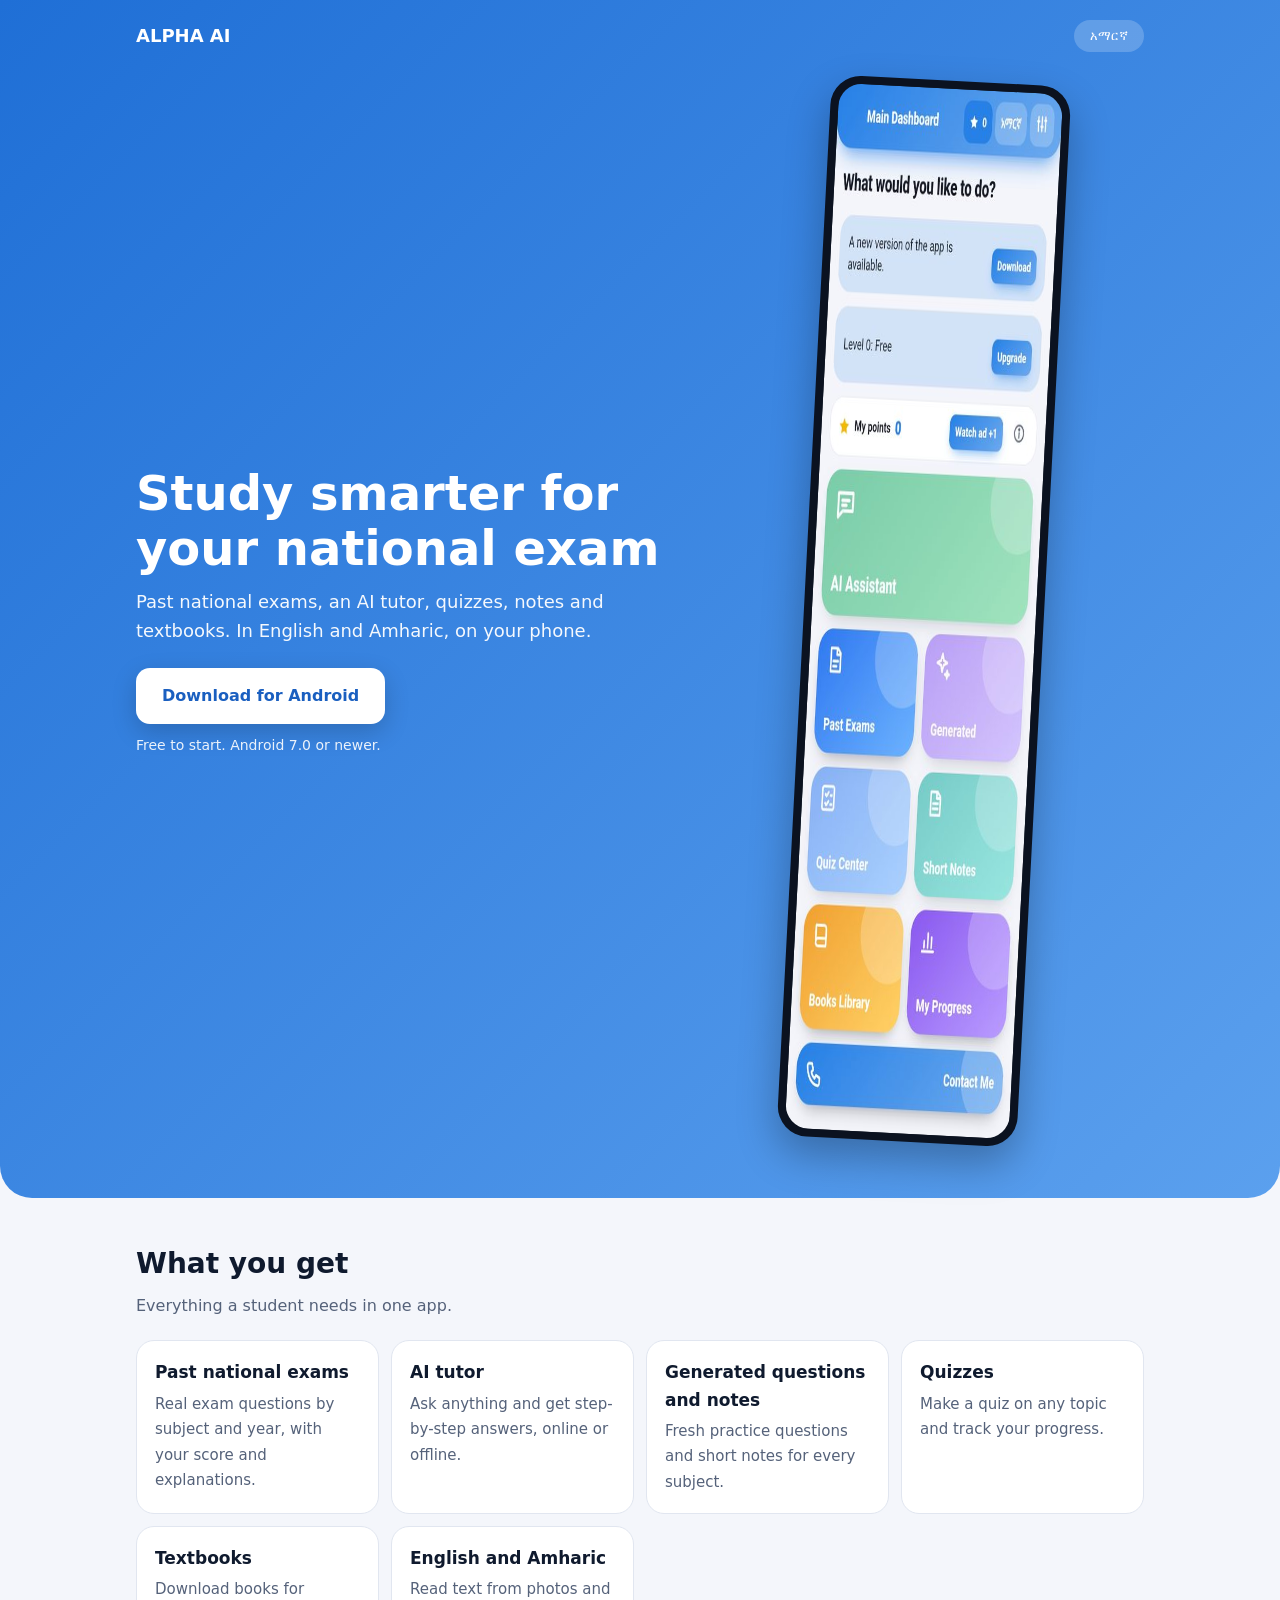
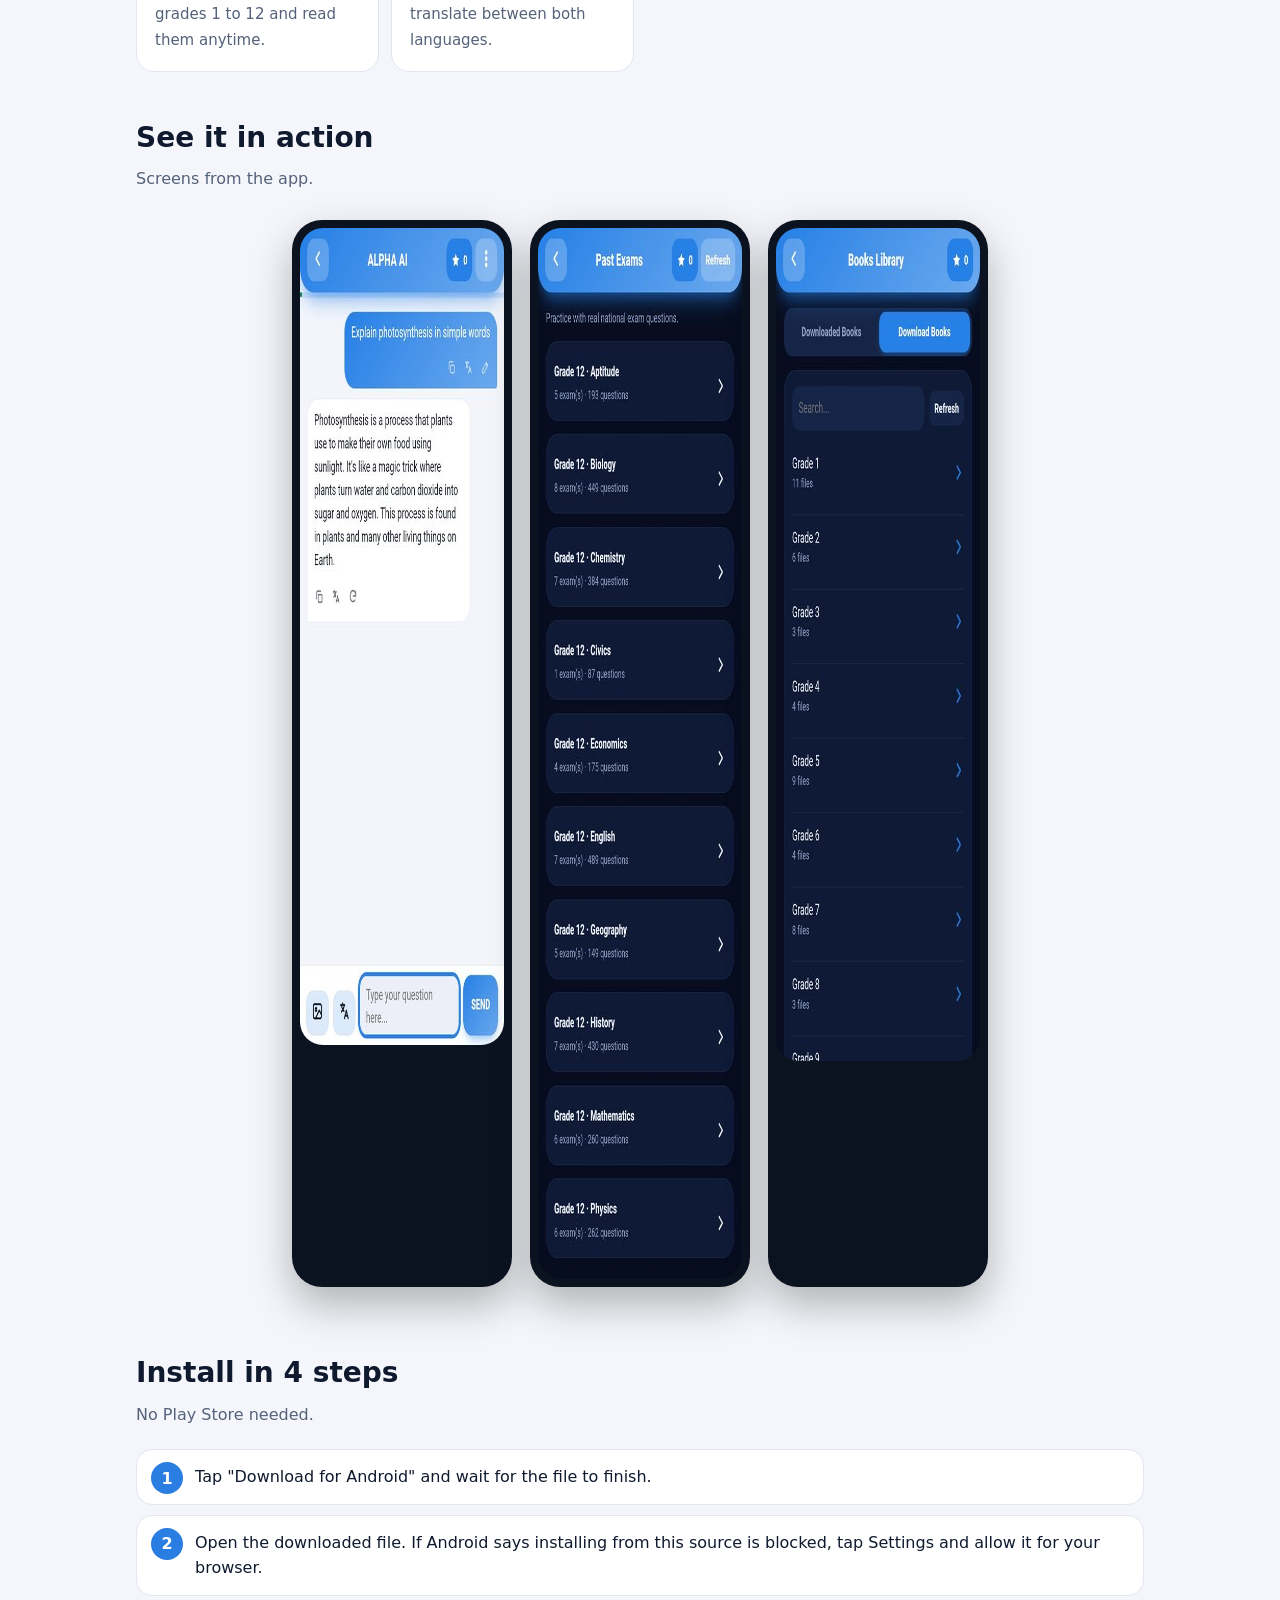
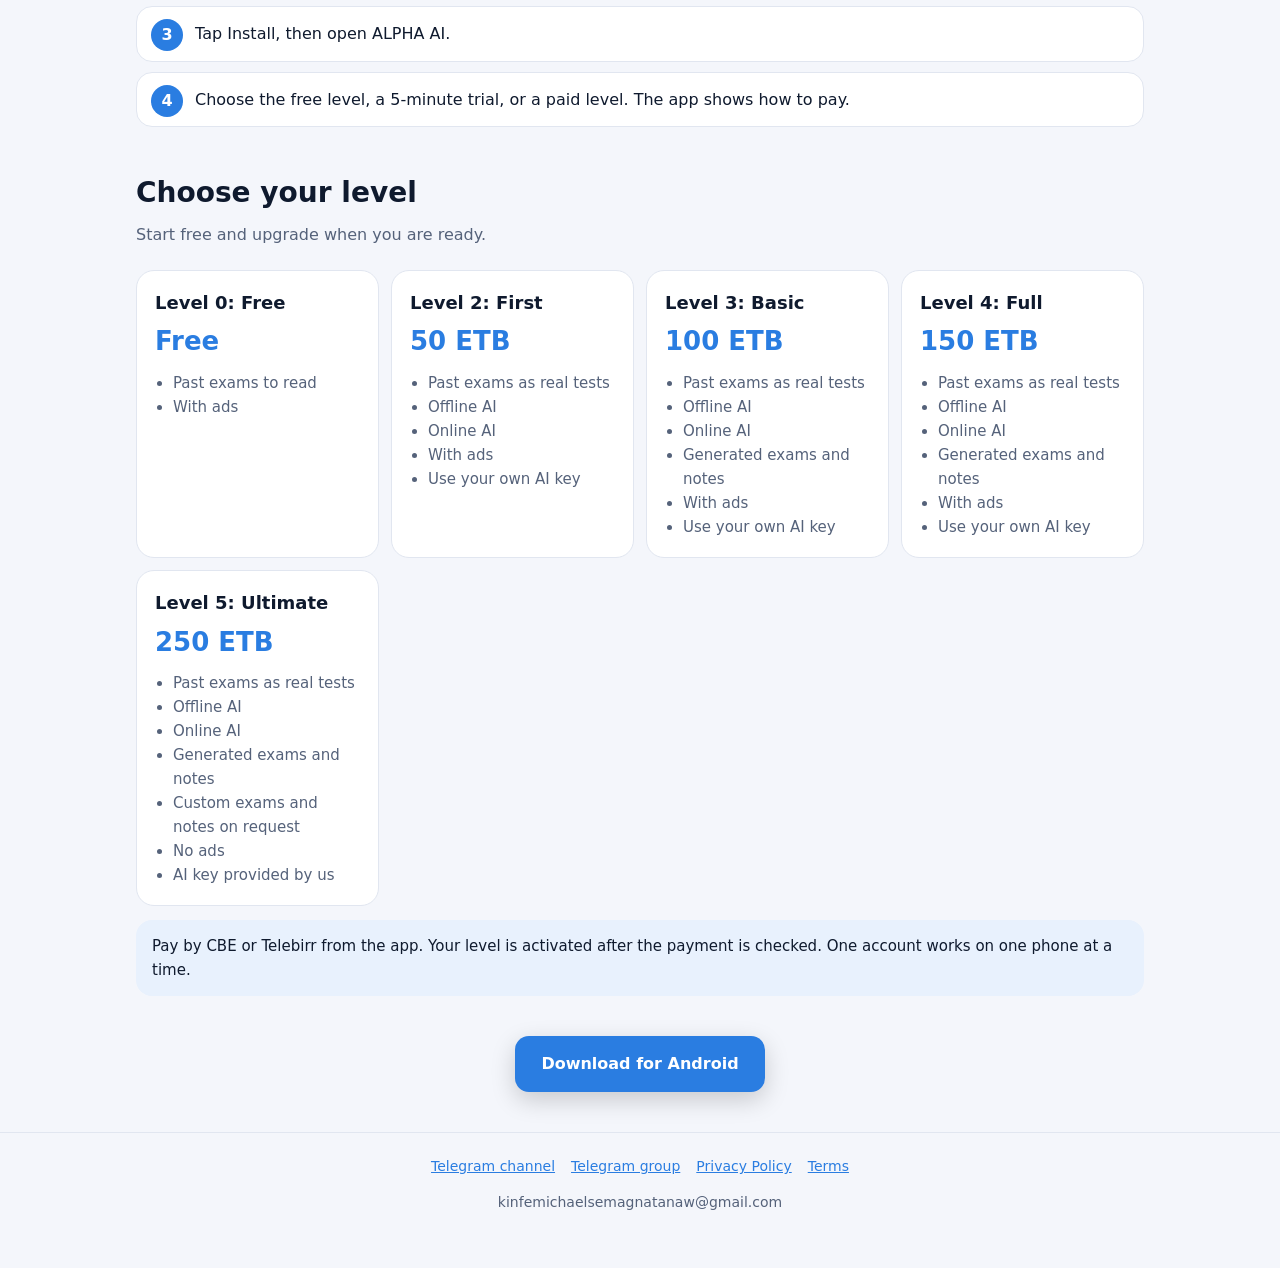
<file: docs/index.html>
<!doctype html>
<html lang="en"><head><meta charset="utf-8"><meta name="viewport" content="width=device-width,initial-scale=1">
<title>ALPHA AI - Study app for Ethiopian students</title>
<meta name="description" content="ALPHA AI: past national exams, AI tutor, quizzes, notes, books and translation for Ethiopian students, in English and Amharic.">
<style>
:root{--bg:#f4f6fb;--card:#fff;--ink:#0f1a2e;--mute:#55627a;--line:#e1e6f0;--brand:#2a7de1;--brand2:#5ba0ee;--soft:#e8f1fd}
@media (prefers-color-scheme:dark){:root{--bg:#0a1020;--card:#121a30;--ink:#eef2fb;--mute:#9aa8c4;--line:#222d4a;--brand:#4b94f0;--brand2:#6aaaf5;--soft:#16233f}}
*{box-sizing:border-box}html{scroll-behavior:smooth}
body{margin:0;background:var(--bg);color:var(--ink);font:16px/1.6 system-ui,-apple-system,"Noto Sans Ethiopic","Segoe UI",Roboto,sans-serif}
a{color:var(--brand)}
.wrap{max-width:1040px;margin:0 auto;padding:0 16px}
.hero{background:linear-gradient(135deg,#1f6fd6,#5ba0ee);color:#fff;padding:20px 0 56px;border-radius:0 0 32px 32px}
nav{display:flex;justify-content:space-between;align-items:center;font-weight:700;font-size:18px}
.lang{background:rgba(255,255,255,.2);color:#fff;border:0;border-radius:999px;padding:8px 16px;font:600 15px inherit;font-family:inherit;cursor:pointer}
.heroGrid{display:grid;gap:28px;align-items:center;margin-top:28px}
h1{font-size:clamp(30px,6vw,48px);line-height:1.15;margin:0 0 12px}
.hero p{font-size:18px;margin:0 0 22px;opacity:.95;max-width:520px}
.btn{display:inline-block;background:#fff;color:#1a5fc0;font-weight:700;text-decoration:none;padding:15px 26px;border-radius:14px;box-shadow:0 8px 24px rgba(0,0,0,.18)}
.sub{display:block;margin-top:10px;font-size:14px;opacity:.9}
.phone{background:#0b1220;border-radius:30px;padding:8px;box-shadow:0 18px 40px rgba(0,0,0,.28);width:min(240px,62vw);margin:0 auto}
.phone img{display:block;width:100%;border-radius:23px}
.heroPhone{transform:rotate(3deg)}
section{padding:44px 0 0}
h2{font-size:28px;margin:0 0 6px}
.lead{color:var(--mute);margin:0 0 22px}
.feat{display:grid;gap:12px;grid-template-columns:repeat(auto-fit,minmax(230px,1fr))}
.f{background:var(--card);border:1px solid var(--line);border-radius:18px;padding:18px}
.f b{display:block;font-size:17px;margin-bottom:4px}.f span{color:var(--mute);font-size:15px}
.shots{display:flex;gap:18px;overflow-x:auto;scroll-snap-type:x mandatory;padding:6px 4px 20px;-webkit-overflow-scrolling:touch}
.shots .phone{flex:0 0 auto;width:200px;scroll-snap-align:center;margin:0}
.steps{counter-reset:s;list-style:none;padding:0;margin:0;display:grid;gap:10px}
.steps li{counter-increment:s;background:var(--card);border:1px solid var(--line);border-radius:16px;padding:14px 16px 14px 58px;position:relative}
.steps li:before{content:counter(s);position:absolute;left:14px;top:12px;width:32px;height:32px;border-radius:50%;background:var(--brand);color:#fff;font-weight:700;display:grid;place-items:center}
.lv{display:grid;gap:12px;grid-template-columns:repeat(auto-fit,minmax(200px,1fr))}
.l{background:var(--card);border:1px solid var(--line);border-radius:18px;padding:18px}
.l h3{margin:0;font-size:18px}.price{font-size:26px;font-weight:800;color:var(--brand);margin:4px 0 8px}
.l ul{margin:0;padding-left:18px;color:var(--mute);font-size:15px}
.note{background:var(--soft);border-radius:16px;padding:14px 16px;margin-top:14px;font-size:15px}
.cta{text-align:center;padding:40px 0}
.cta .btn{background:var(--brand);color:#fff}
footer{border-top:1px solid var(--line);padding:22px 0 40px;color:var(--mute);font-size:14px;text-align:center}
footer a{margin:0 8px}
@media (min-width:820px){.heroGrid{grid-template-columns:1.1fr .9fr}.shots{justify-content:center;overflow:visible}.shots .phone{width:220px}}
</style></head><body>

<header class="hero"><div class="wrap">
<nav><span>ALPHA AI</span><button class="lang" id="lang" type="button">አማርኛ</button></nav>
<div class="heroGrid"><div>
<h1 data-k="h1">Study smarter for your national exam</h1>
<p data-k="sub">Past national exams, an AI tutor, quizzes, notes and textbooks. In English and Amharic, on your phone.</p>
<a class="btn" id="dl" href="https://github.com/Kinfemichael-Alpha/alpha-assets/releases/download/latest/alpha-ai.apk" data-k="dl">Download for Android</a>
<span class="sub" data-k="free">Free to start. Android 7.0 or newer.</span>
</div><div class="phone heroPhone"><img src="shots/home.jpg" alt="ALPHA AI home screen" width="400" height="1046"></div></div>
</div></header>

<main class="wrap">
<section><h2 data-k="fh">What you get</h2><p class="lead" data-k="fl">Everything a student needs in one app.</p>
<div class="feat">
<div class="f"><b data-k="f1">Past national exams</b><span data-k="f1d">Real exam questions by subject and year, with your score and explanations.</span></div>
<div class="f"><b data-k="f2">AI tutor</b><span data-k="f2d">Ask anything and get step-by-step answers, online or offline.</span></div>
<div class="f"><b data-k="f3">Generated questions and notes</b><span data-k="f3d">Fresh practice questions and short notes for every subject.</span></div>
<div class="f"><b data-k="f4">Quizzes</b><span data-k="f4d">Make a quiz on any topic and track your progress.</span></div>
<div class="f"><b data-k="f5">Textbooks</b><span data-k="f5d">Download books for grades 1 to 12 and read them anytime.</span></div>
<div class="f"><b data-k="f6">English and Amharic</b><span data-k="f6d">Read text from photos and translate between both languages.</span></div>
</div></section>

<section><h2 data-k="sh">See it in action</h2><p class="lead" data-k="sl">Screens from the app.</p>
<div class="shots">
<div class="phone"><img src="shots/chat.jpg" alt="AI chat explaining photosynthesis" width="400" height="817" loading="lazy"></div>
<div class="phone"><img src="shots/exams.jpg" alt="Past exams by subject" width="400" height="1051" loading="lazy"></div>
<div class="phone"><img src="shots/books.jpg" alt="Books library by grade" width="400" height="833" loading="lazy"></div>
</div></section>

<section><h2 data-k="ih">Install in 4 steps</h2><p class="lead" data-k="il">No Play Store needed.</p>
<ol class="steps">
<li data-k="i1">Tap "Download for Android" and wait for the file to finish.</li>
<li data-k="i2">Open the downloaded file. If Android says installing from this source is blocked, tap Settings and allow it for your browser.</li>
<li data-k="i3">Tap Install, then open ALPHA AI.</li>
<li data-k="i4">Choose the free level, a 5-minute trial, or a paid level. The app shows how to pay.</li>
</ol></section>

<section><h2 data-k="lh">Choose your level</h2><p class="lead" data-k="ll">Start free and upgrade when you are ready.</p>
<div class="lv" id="levels"></div>
<div class="note" data-k="ln">Pay by CBE or Telebirr from the app. Your level is activated after the payment is checked. One account works on one phone at a time.</div>
</section>

<div class="cta"><a class="btn" href="https://github.com/Kinfemichael-Alpha/alpha-assets/releases/download/latest/alpha-ai.apk" data-k="dl">Download for Android</a></div>
</main>

<footer><div class="wrap">
<a href="https://t.me/alpha_ai_tools_and_assets" data-k="ch">Telegram channel</a><a href="https://t.me/+-2i0ukGVbjcwOWQ8" data-k="gr">Telegram group</a><a href="privacy.html" data-k="pv">Privacy Policy</a><a href="terms.html" data-k="tm">Terms</a>
<p>kinfemichaelsemagnatanaw@gmail.com</p></div></footer>

<script>
const T={
en:{h1:"Study smarter for your national exam",sub:"Past national exams, an AI tutor, quizzes, notes and textbooks. In English and Amharic, on your phone.",dl:"Download for Android",free:"Free to start. Android 7.0 or newer.",fh:"What you get",fl:"Everything a student needs in one app.",
f1:"Past national exams",f1d:"Real exam questions by subject and year, with your score and explanations.",f2:"AI tutor",f2d:"Ask anything and get step-by-step answers, online or offline.",f3:"Generated questions and notes",f3d:"Fresh practice questions and short notes for every subject.",f4:"Quizzes",f4d:"Make a quiz on any topic and track your progress.",f5:"Textbooks",f5d:"Download books for grades 1 to 12 and read them anytime.",f6:"English and Amharic",f6d:"Read text from photos and translate between both languages.",
sh:"See it in action",sl:"Screens from the app.",ih:"Install in 4 steps",il:"No Play Store needed.",i1:"Tap \"Download for Android\" and wait for the file to finish.",i2:"Open the downloaded file. If Android says installing from this source is blocked, tap Settings and allow it for your browser.",i3:"Tap Install, then open ALPHA AI.",i4:"Choose the free level, a 5-minute trial, or a paid level. The app shows how to pay.",
lh:"Choose your level",ll:"Start free and upgrade when you are ready.",ln:"Pay by CBE or Telebirr from the app. Your level is activated after the payment is checked. One account works on one phone at a time.",ch:"Telegram channel",gr:"Telegram group",pv:"Privacy Policy",tm:"Terms",
view:"Past exams to read",exam:"Past exams as real tests",off:"Offline AI",on:"Online AI",gen:"Generated exams and notes",cus:"Custom exams and notes on request",noads:"No ads",ads:"With ads",ours:"AI key provided by us",own:"Use your own AI key",free0:"Free",etb:"ETB",lvl:"Level"},
am:{h1:"ለብሔራዊ ፈተናዎ በብቃት ይዘጋጁ",sub:"ያለፉ ብሔራዊ ፈተናዎች፣ AI አስተማሪ፣ ጥያቄዎች፣ ማስታወሻዎችና መጻሕፍት። በእንግሊዝኛና በአማርኛ፣ በስልክዎ።",dl:"ለአንድሮይድ አውርድ",free:"በነጻ ይጀምሩ። አንድሮይድ 7.0 እና ከዚያ በላይ።",fh:"የሚያገኙት",fl:"አንድ ተማሪ የሚፈልገው ሁሉ በአንድ መተግበሪያ።",
f1:"ያለፉ ብሔራዊ ፈተናዎች",f1d:"እውነተኛ የፈተና ጥያቄዎች በትምህርት አይነትና በዓመት፣ ከውጤትና ማብራሪያ ጋር።",f2:"AI አስተማሪ",f2d:"ማንኛውንም ይጠይቁ፤ ደረጃ በደረጃ መልስ ያግኙ፣ በኢንተርኔት ወይም ያለ ኢንተርኔት።",f3:"የተፈጠሩ ጥያቄዎችና ማስታወሻዎች",f3d:"ለእያንዳንዱ የትምህርት አይነት አዳዲስ ጥያቄዎችና አጫጭር ማስታወሻዎች።",f4:"ጥያቄዎች",f4d:"በማንኛውም ርዕስ ጥያቄ ይስሩ፤ እድገትዎን ይከታተሉ።",f5:"መጻሕፍት",f5d:"ከ1ኛ እስከ 12ኛ ክፍል መጻሕፍትን አውርደው በማንኛውም ጊዜ ያንብቡ።",f6:"እንግሊዝኛና አማርኛ",f6d:"ከፎቶ ጽሑፍ ያንብቡ፤ በሁለቱ ቋንቋዎች መካከል ይተርጉሙ።",
sh:"መተግበሪያውን ይመልከቱ",sl:"ከመተግበሪያው ስክሪኖች።",ih:"በ4 ደረጃዎች ይጫኑ",il:"ፕሌይ ስቶር አያስፈልግም።",i1:"\"ለአንድሮይድ አውርድ\" ይንኩ፤ ፋይሉ እስኪጨርስ ይጠብቁ።",i2:"የወረደውን ፋይል ይክፈቱ። አንድሮይድ ከዚህ ምንጭ መጫንን ከከለከለ፣ Settings ይንኩና ለአሳሽዎ ይፍቀዱ።",i3:"Install ይንኩ፤ ከዚያ ALPHA AI ይክፈቱ።",i4:"ነጻውን ደረጃ፣ የ5 ደቂቃ ሙከራ ወይም የተከፈለ ደረጃ ይምረጡ። መተግበሪያው እንዴት እንደሚከፍሉ ያሳያል።",
lh:"ደረጃዎን ይምረጡ",ll:"በነጻ ይጀምሩ፤ ሲፈልጉ ያሻሽሉ።",ln:"በመተግበሪያው ውስጥ በCBE ወይም በቴሌብር ይክፈሉ። ክፍያው ከተረጋገጠ በኋላ ደረጃዎ ይነቃል። አንድ አካውንት በአንድ ጊዜ በአንድ ስልክ ላይ ይሰራል።",ch:"የቴሌግራም ቻናል",gr:"የቴሌግራም ግሩፕ",pv:"የግላዊነት ፖሊሲ",tm:"ደንቦች",
view:"ያለፉ ፈተናዎችን ማንበብ",exam:"ያለፉ ፈተናዎች እንደ እውነተኛ ፈተና",off:"ያለ ኢንተርኔት AI",on:"ኦንላይን AI",gen:"የተፈጠሩ ፈተናዎችና ማስታወሻዎች",cus:"በጥያቄ የሚሰሩ ፈተናዎችና ማስታወሻዎች",noads:"ማስታወቂያ የለም",ads:"ማስታወቂያ አለ",ours:"AI ቁልፍ በእኛ የቀረበ",own:"የራስዎን AI ቁልፍ ይጠቀሙ",free0:"ነጻ",etb:"ብር",lvl:"ደረጃ"}
};
let lang="en";try{lang=localStorage.getItem("alpha_lang")||((navigator.language||"").slice(0,2)==="am"?"am":"en")}catch(e){}
let tiers=null;
const FALLBACK={0:{name:"Free",price:0,past_papers:"view",ads:true},2:{name:"First",price:50,past_papers:"exam",ai_offline:true,ai_online:true,ads:true,key_mode:"own"},3:{name:"Basic",price:100,past_papers:"exam",ai_offline:true,ai_online:true,generated:true,ads:true,key_mode:"own"},4:{name:"Full",price:150,past_papers:"exam",ai_offline:true,ai_online:true,generated:true,ads:true,key_mode:"own"},5:{name:"Ultimate",price:250,past_papers:"exam",ai_offline:true,ai_online:true,generated:true,custom:true,ads:false,key_mode:"ours"}};
function bullets(f,x){const o=[];o.push(f.past_papers==="exam"?x.exam:x.view);if(f.ai_offline)o.push(x.off);if(f.ai_online)o.push(x.on);if(f.generated)o.push(x.gen);if(f.custom)o.push(x.cus);o.push(f.ads===false?x.noads:x.ads);if(f.key_mode==="ours")o.push(x.ours);else if(f.key_mode==="own")o.push(x.own);return o}
function draw(){
  const x=T[lang];document.documentElement.lang=lang;
  document.querySelectorAll("[data-k]").forEach(e=>{const v=x[e.dataset.k];if(v)e.textContent=v});
  document.getElementById("lang").textContent=lang==="en"?"አማርኛ":"English";
  const src=tiers||FALLBACK,box=document.getElementById("levels");box.textContent="";
  Object.keys(src).map(Number).filter(n=>n!==1).sort().forEach(n=>{
    const f=src[n];if(!f)return;
    const d=document.createElement("div");d.className="l";
    const h=document.createElement("h3");h.textContent=x.lvl+" "+n+": "+(f.name||"");
    const p=document.createElement("div");p.className="price";p.textContent=Number(f.price)>0?f.price+" "+x.etb:x.free0;
    const u=document.createElement("ul");bullets(f,x).forEach(b=>{const li=document.createElement("li");li.textContent=b;u.appendChild(li)});
    d.append(h,p,u);box.appendChild(d);
  });
}
document.getElementById("lang").onclick=()=>{lang=lang==="en"?"am":"en";try{localStorage.setItem("alpha_lang",lang)}catch(e){}draw()};
draw();
fetch("https://huggingface.co/datasets/Kinfemichael/Alpha-links/resolve/main/tiers.json",{cache:"no-cache"}).then(r=>r.ok?r.json():null).then(j=>{if(j&&j.tiers){tiers=j.tiers;draw()}}).catch(()=>{});
</script>
</body></html>
</file>
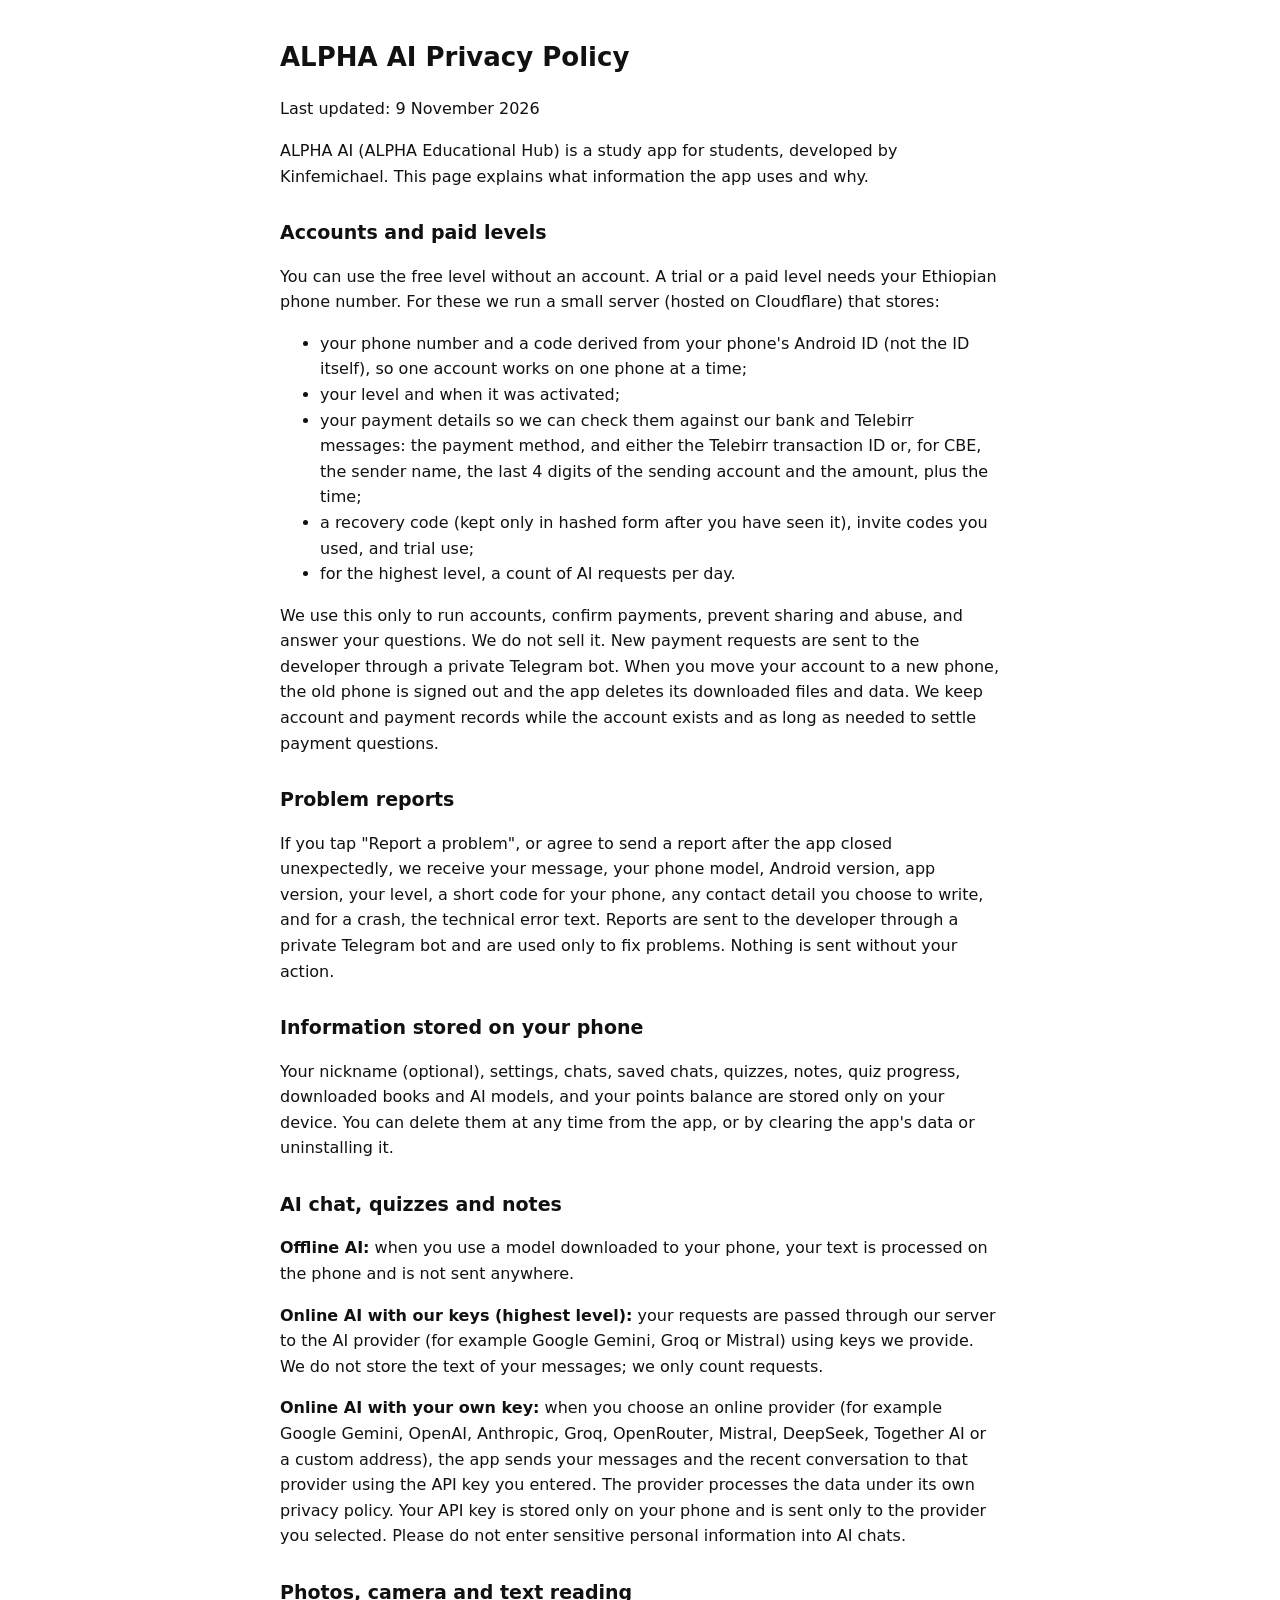
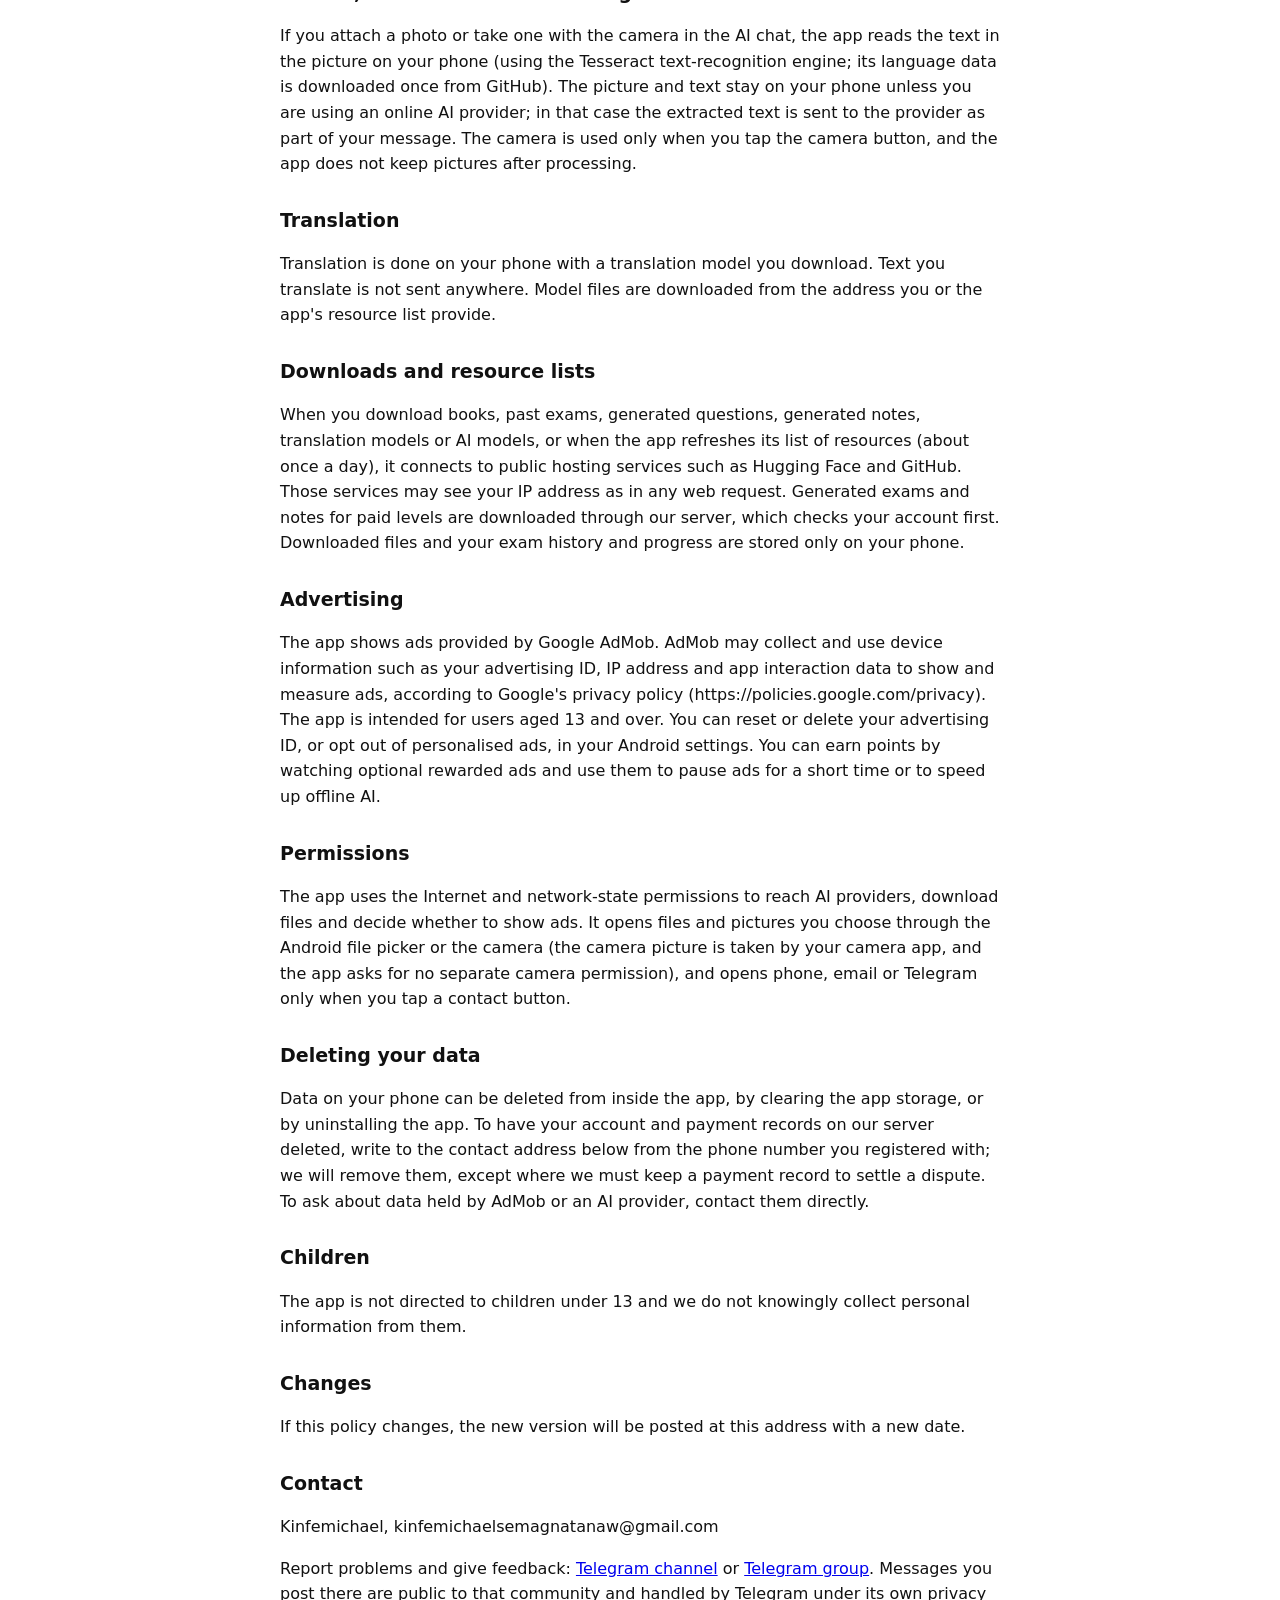
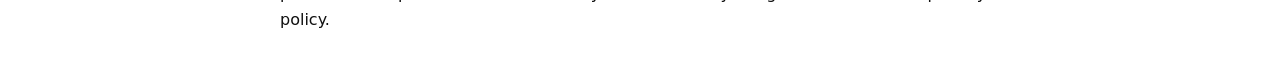
<file: docs/privacy.html>
<!doctype html>
<html lang="en"><head><meta charset="utf-8"><meta name="viewport" content="width=device-width,initial-scale=1"><title>ALPHA AI Privacy Policy</title>
<style>body{font:16px/1.6 system-ui,sans-serif;max-width:720px;margin:0 auto;padding:20px;color:#111}h1{font-size:26px}h2{font-size:19px;margin-top:28px}</style></head><body>
<h1>ALPHA AI Privacy Policy</h1>
<p>Last updated: 9 November 2026</p>
<p>ALPHA AI (ALPHA Educational Hub) is a study app for students, developed by Kinfemichael. This page explains what information the app uses and why.</p>

<h2>Accounts and paid levels</h2>
<p>You can use the free level without an account. A trial or a paid level needs your Ethiopian phone number. For these we run a small server (hosted on Cloudflare) that stores:</p>
<ul>
<li>your phone number and a code derived from your phone's Android ID (not the ID itself), so one account works on one phone at a time;</li>
<li>your level and when it was activated;</li>
<li>your payment details so we can check them against our bank and Telebirr messages: the payment method, and either the Telebirr transaction ID or, for CBE, the sender name, the last 4 digits of the sending account and the amount, plus the time;</li>
<li>a recovery code (kept only in hashed form after you have seen it), invite codes you used, and trial use;</li>
<li>for the highest level, a count of AI requests per day.</li>
</ul>
<p>We use this only to run accounts, confirm payments, prevent sharing and abuse, and answer your questions. We do not sell it. New payment requests are sent to the developer through a private Telegram bot. When you move your account to a new phone, the old phone is signed out and the app deletes its downloaded files and data. We keep account and payment records while the account exists and as long as needed to settle payment questions.</p>

<h2>Problem reports</h2>
<p>If you tap "Report a problem", or agree to send a report after the app closed unexpectedly, we receive your message, your phone model, Android version, app version, your level, a short code for your phone, any contact detail you choose to write, and for a crash, the technical error text. Reports are sent to the developer through a private Telegram bot and are used only to fix problems. Nothing is sent without your action.</p>

<h2>Information stored on your phone</h2>
<p>Your nickname (optional), settings, chats, saved chats, quizzes, notes, quiz progress, downloaded books and AI models, and your points balance are stored only on your device. You can delete them at any time from the app, or by clearing the app's data or uninstalling it.</p>

<h2>AI chat, quizzes and notes</h2>
<p><b>Offline AI:</b> when you use a model downloaded to your phone, your text is processed on the phone and is not sent anywhere.</p>
<p><b>Online AI with our keys (highest level):</b> your requests are passed through our server to the AI provider (for example Google Gemini, Groq or Mistral) using keys we provide. We do not store the text of your messages; we only count requests.</p>
<p><b>Online AI with your own key:</b> when you choose an online provider (for example Google Gemini, OpenAI, Anthropic, Groq, OpenRouter, Mistral, DeepSeek, Together AI or a custom address), the app sends your messages and the recent conversation to that provider using the API key you entered. The provider processes the data under its own privacy policy. Your API key is stored only on your phone and is sent only to the provider you selected. Please do not enter sensitive personal information into AI chats.</p>

<h2>Photos, camera and text reading</h2>
<p>If you attach a photo or take one with the camera in the AI chat, the app reads the text in the picture on your phone (using the Tesseract text-recognition engine; its language data is downloaded once from GitHub). The picture and text stay on your phone unless you are using an online AI provider; in that case the extracted text is sent to the provider as part of your message. The camera is used only when you tap the camera button, and the app does not keep pictures after processing.</p>

<h2>Translation</h2>
<p>Translation is done on your phone with a translation model you download. Text you translate is not sent anywhere. Model files are downloaded from the address you or the app's resource list provide.</p>

<h2>Downloads and resource lists</h2>
<p>When you download books, past exams, generated questions, generated notes, translation models or AI models, or when the app refreshes its list of resources (about once a day), it connects to public hosting services such as Hugging Face and GitHub. Those services may see your IP address as in any web request. Generated exams and notes for paid levels are downloaded through our server, which checks your account first. Downloaded files and your exam history and progress are stored only on your phone.</p>

<h2>Advertising</h2>
<p>The app shows ads provided by Google AdMob. AdMob may collect and use device information such as your advertising ID, IP address and app interaction data to show and measure ads, according to Google's privacy policy (https://policies.google.com/privacy). The app is intended for users aged 13 and over. You can reset or delete your advertising ID, or opt out of personalised ads, in your Android settings. You can earn points by watching optional rewarded ads and use them to pause ads for a short time or to speed up offline AI.</p>

<h2>Permissions</h2>
<p>The app uses the Internet and network-state permissions to reach AI providers, download files and decide whether to show ads. It opens files and pictures you choose through the Android file picker or the camera (the camera picture is taken by your camera app, and the app asks for no separate camera permission), and opens phone, email or Telegram only when you tap a contact button.</p>

<h2>Deleting your data</h2>
<p>Data on your phone can be deleted from inside the app, by clearing the app storage, or by uninstalling the app. To have your account and payment records on our server deleted, write to the contact address below from the phone number you registered with; we will remove them, except where we must keep a payment record to settle a dispute. To ask about data held by AdMob or an AI provider, contact them directly.</p>

<h2>Children</h2>
<p>The app is not directed to children under 13 and we do not knowingly collect personal information from them.</p>

<h2>Changes</h2>
<p>If this policy changes, the new version will be posted at this address with a new date.</p>

<h2>Contact</h2>
<p>Kinfemichael, kinfemichaelsemagnatanaw@gmail.com</p>
<p>Report problems and give feedback: <a href="https://t.me/alpha_ai_tools_and_assets">Telegram channel</a> or <a href="https://t.me/+-2i0ukGVbjcwOWQ8">Telegram group</a>. Messages you post there are public to that community and handled by Telegram under its own privacy policy.</p>
</body></html>
</file>
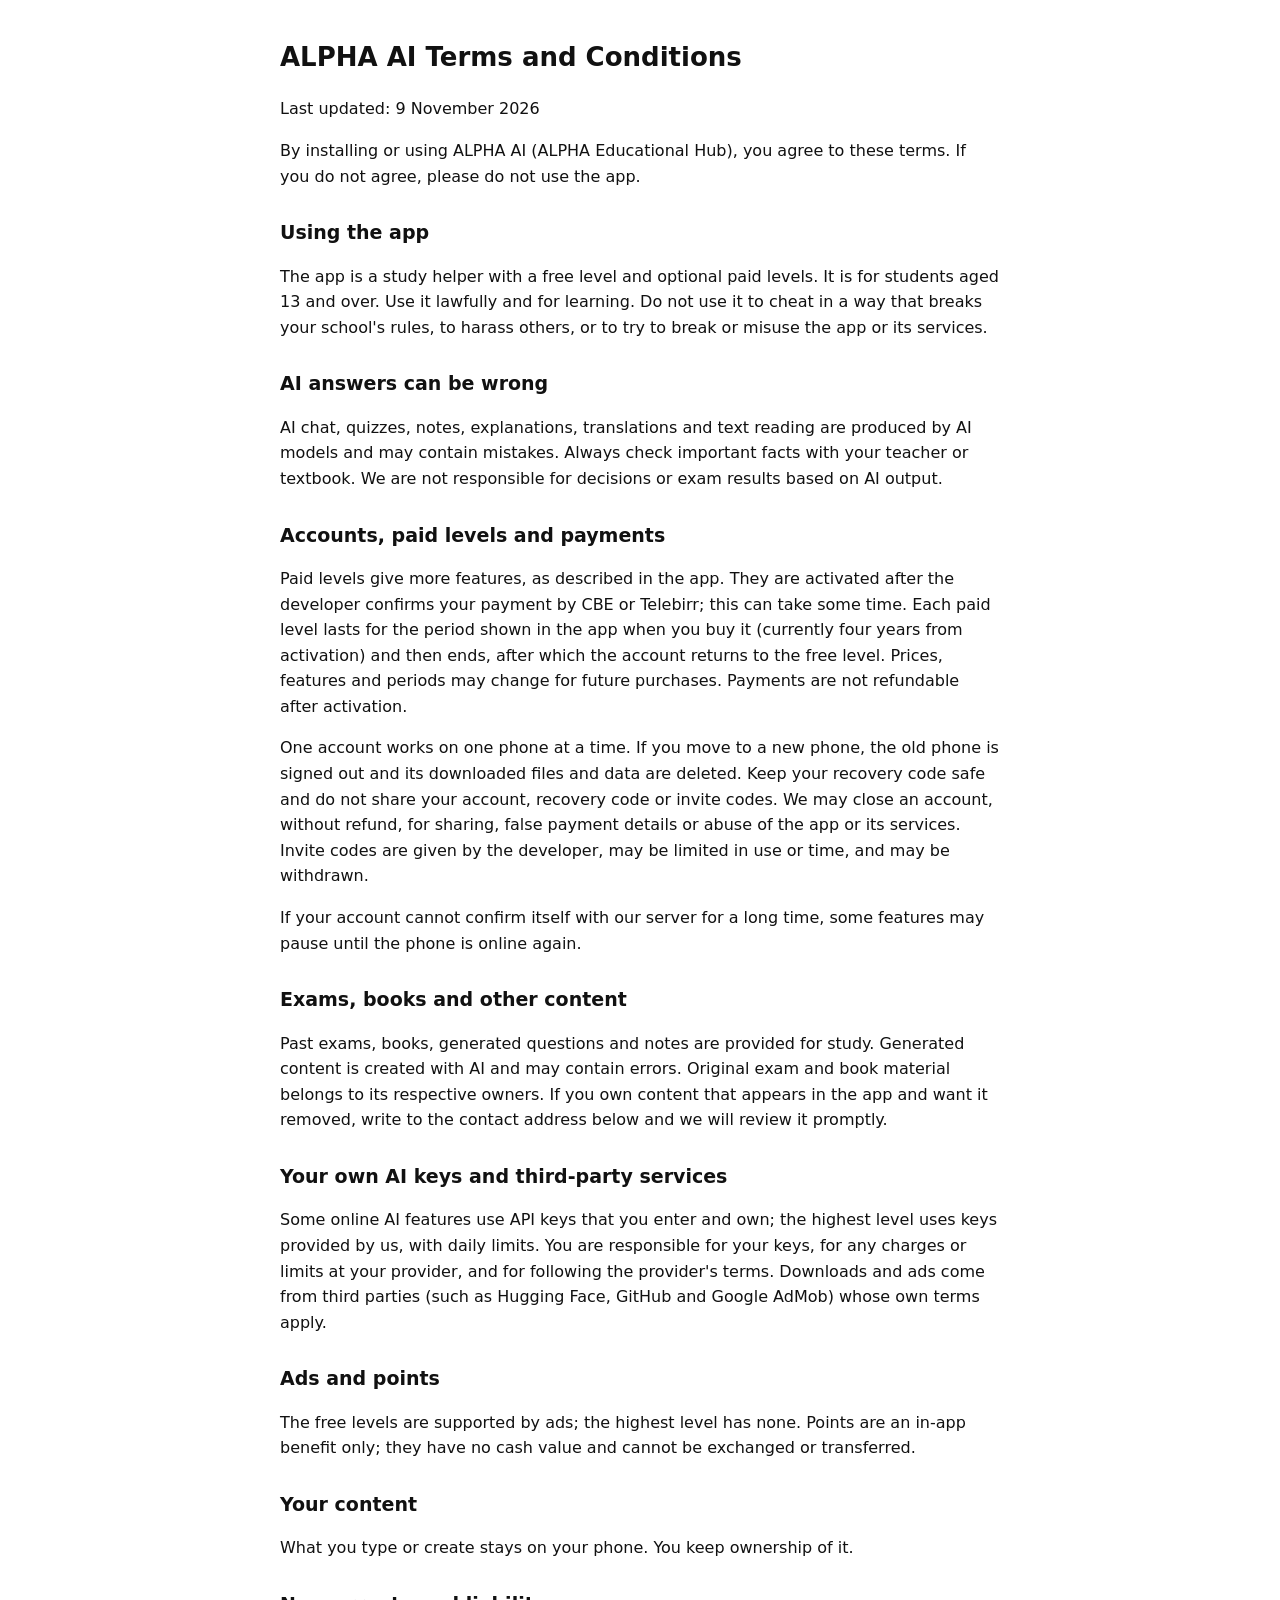
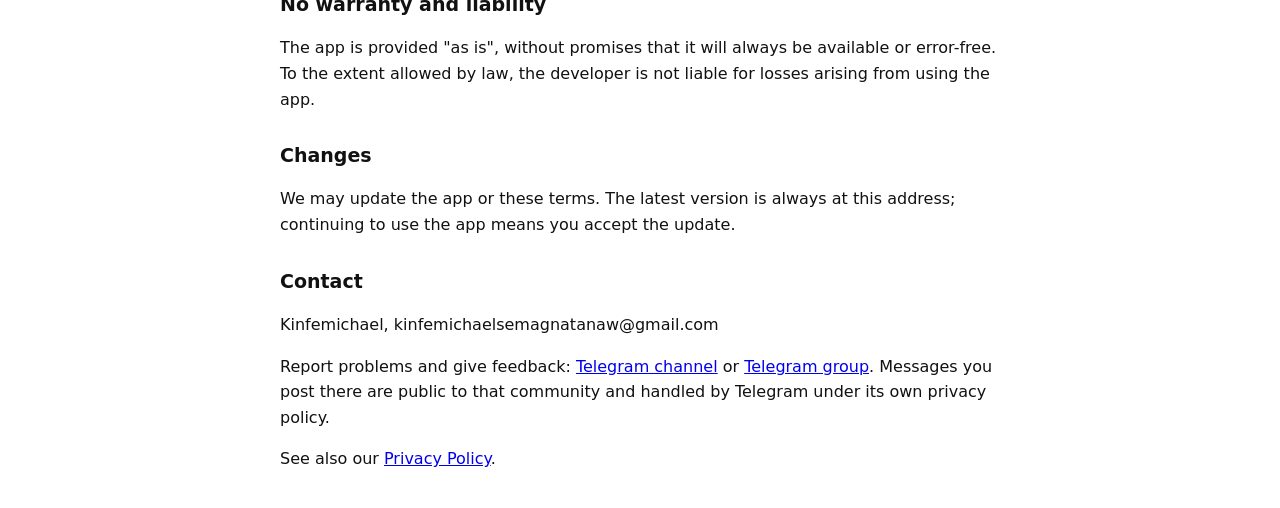
<file: docs/terms.html>
<!doctype html>
<html lang="en"><head><meta charset="utf-8"><meta name="viewport" content="width=device-width,initial-scale=1"><title>ALPHA AI Terms and Conditions</title>
<style>body{font:16px/1.6 system-ui,sans-serif;max-width:720px;margin:0 auto;padding:20px;color:#111}h1{font-size:26px}h2{font-size:19px;margin-top:28px}</style></head><body>
<h1>ALPHA AI Terms and Conditions</h1>
<p>Last updated: 9 November 2026</p>
<p>By installing or using ALPHA AI (ALPHA Educational Hub), you agree to these terms. If you do not agree, please do not use the app.</p>

<h2>Using the app</h2>
<p>The app is a study helper with a free level and optional paid levels. It is for students aged 13 and over. Use it lawfully and for learning. Do not use it to cheat in a way that breaks your school's rules, to harass others, or to try to break or misuse the app or its services.</p>

<h2>AI answers can be wrong</h2>
<p>AI chat, quizzes, notes, explanations, translations and text reading are produced by AI models and may contain mistakes. Always check important facts with your teacher or textbook. We are not responsible for decisions or exam results based on AI output.</p>

<h2>Accounts, paid levels and payments</h2>
<p>Paid levels give more features, as described in the app. They are activated after the developer confirms your payment by CBE or Telebirr; this can take some time. Each paid level lasts for the period shown in the app when you buy it (currently four years from activation) and then ends, after which the account returns to the free level. Prices, features and periods may change for future purchases. Payments are not refundable after activation.</p>
<p>One account works on one phone at a time. If you move to a new phone, the old phone is signed out and its downloaded files and data are deleted. Keep your recovery code safe and do not share your account, recovery code or invite codes. We may close an account, without refund, for sharing, false payment details or abuse of the app or its services. Invite codes are given by the developer, may be limited in use or time, and may be withdrawn.</p>
<p>If your account cannot confirm itself with our server for a long time, some features may pause until the phone is online again.</p>

<h2>Exams, books and other content</h2>
<p>Past exams, books, generated questions and notes are provided for study. Generated content is created with AI and may contain errors. Original exam and book material belongs to its respective owners. If you own content that appears in the app and want it removed, write to the contact address below and we will review it promptly.</p>

<h2>Your own AI keys and third-party services</h2>
<p>Some online AI features use API keys that you enter and own; the highest level uses keys provided by us, with daily limits. You are responsible for your keys, for any charges or limits at your provider, and for following the provider's terms. Downloads and ads come from third parties (such as Hugging Face, GitHub and Google AdMob) whose own terms apply.</p>

<h2>Ads and points</h2>
<p>The free levels are supported by ads; the highest level has none. Points are an in-app benefit only; they have no cash value and cannot be exchanged or transferred.</p>

<h2>Your content</h2>
<p>What you type or create stays on your phone. You keep ownership of it.</p>

<h2>No warranty and liability</h2>
<p>The app is provided "as is", without promises that it will always be available or error-free. To the extent allowed by law, the developer is not liable for losses arising from using the app.</p>

<h2>Changes</h2>
<p>We may update the app or these terms. The latest version is always at this address; continuing to use the app means you accept the update.</p>

<h2>Contact</h2>
<p>Kinfemichael, kinfemichaelsemagnatanaw@gmail.com</p>
<p>Report problems and give feedback: <a href="https://t.me/alpha_ai_tools_and_assets">Telegram channel</a> or <a href="https://t.me/+-2i0ukGVbjcwOWQ8">Telegram group</a>. Messages you post there are public to that community and handled by Telegram under its own privacy policy.</p>
<p>See also our <a href="privacy.html">Privacy Policy</a>.</p>
</body></html>
</file>
